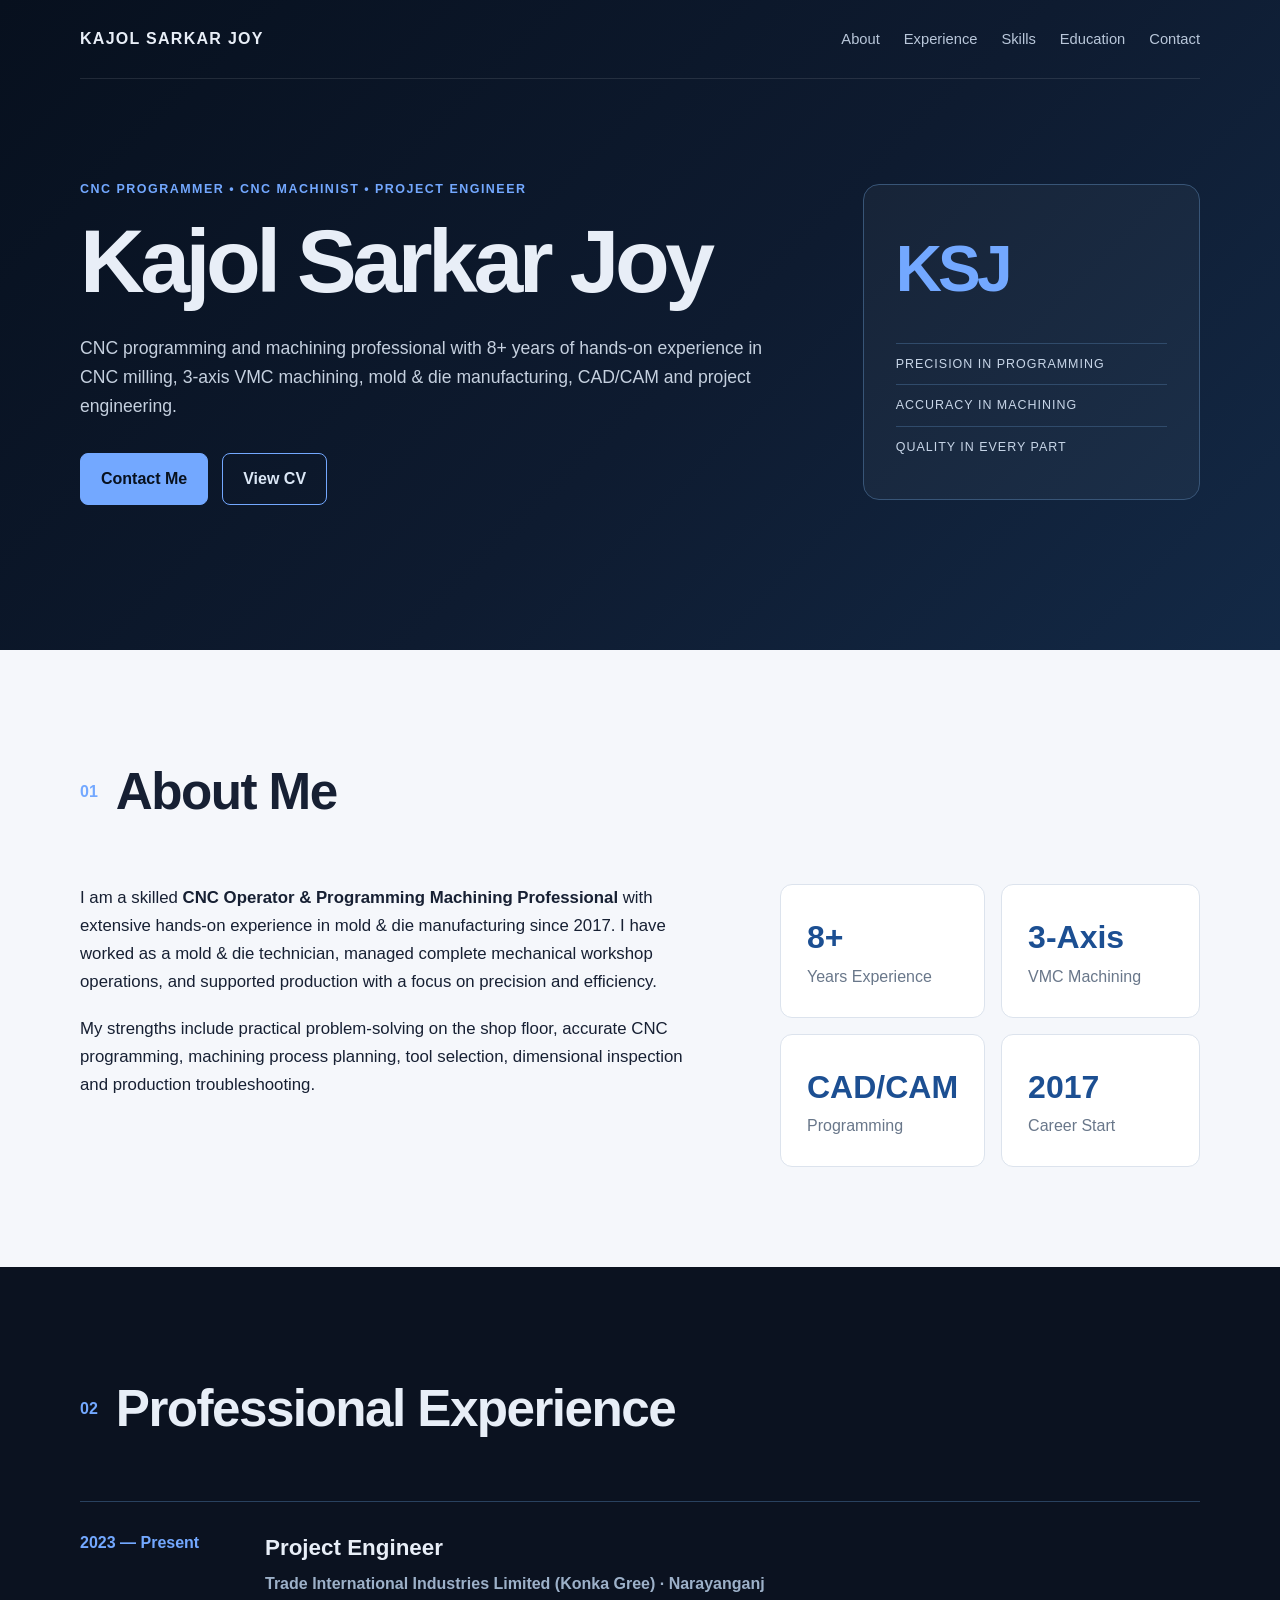
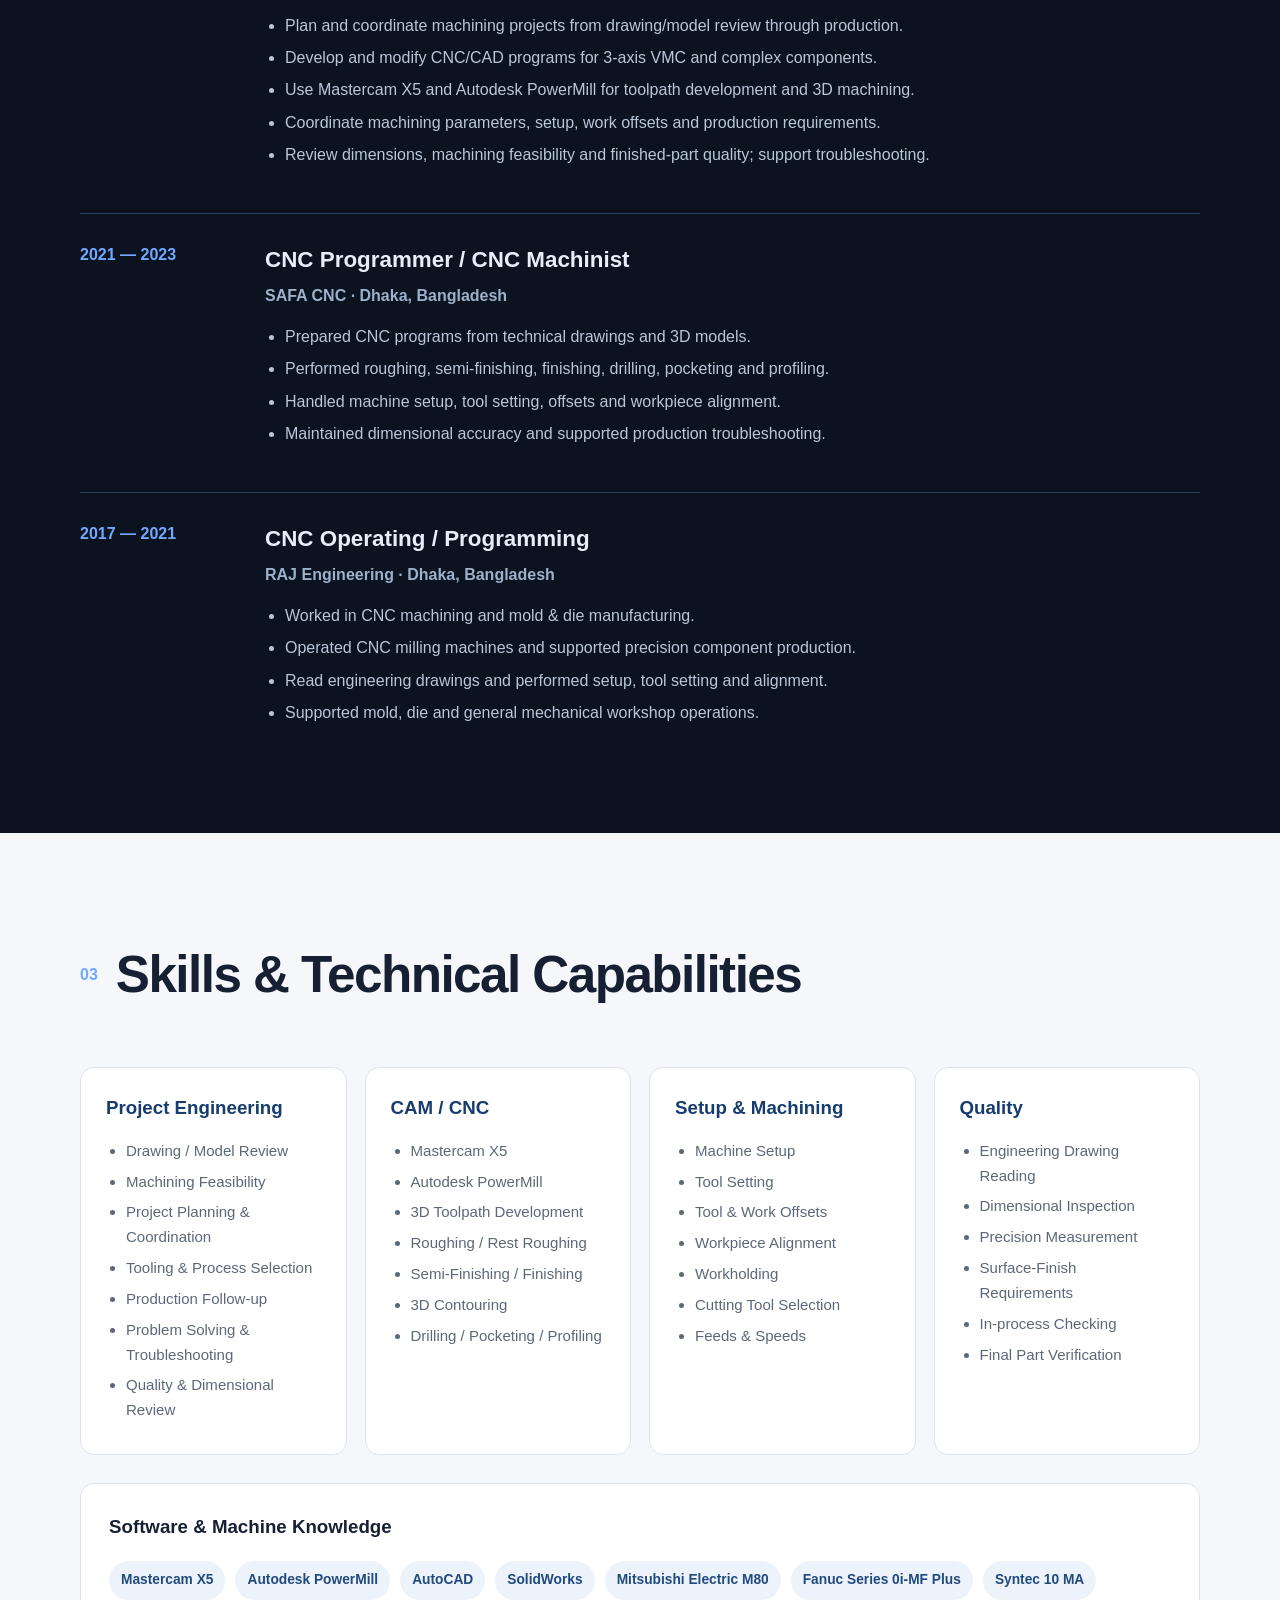
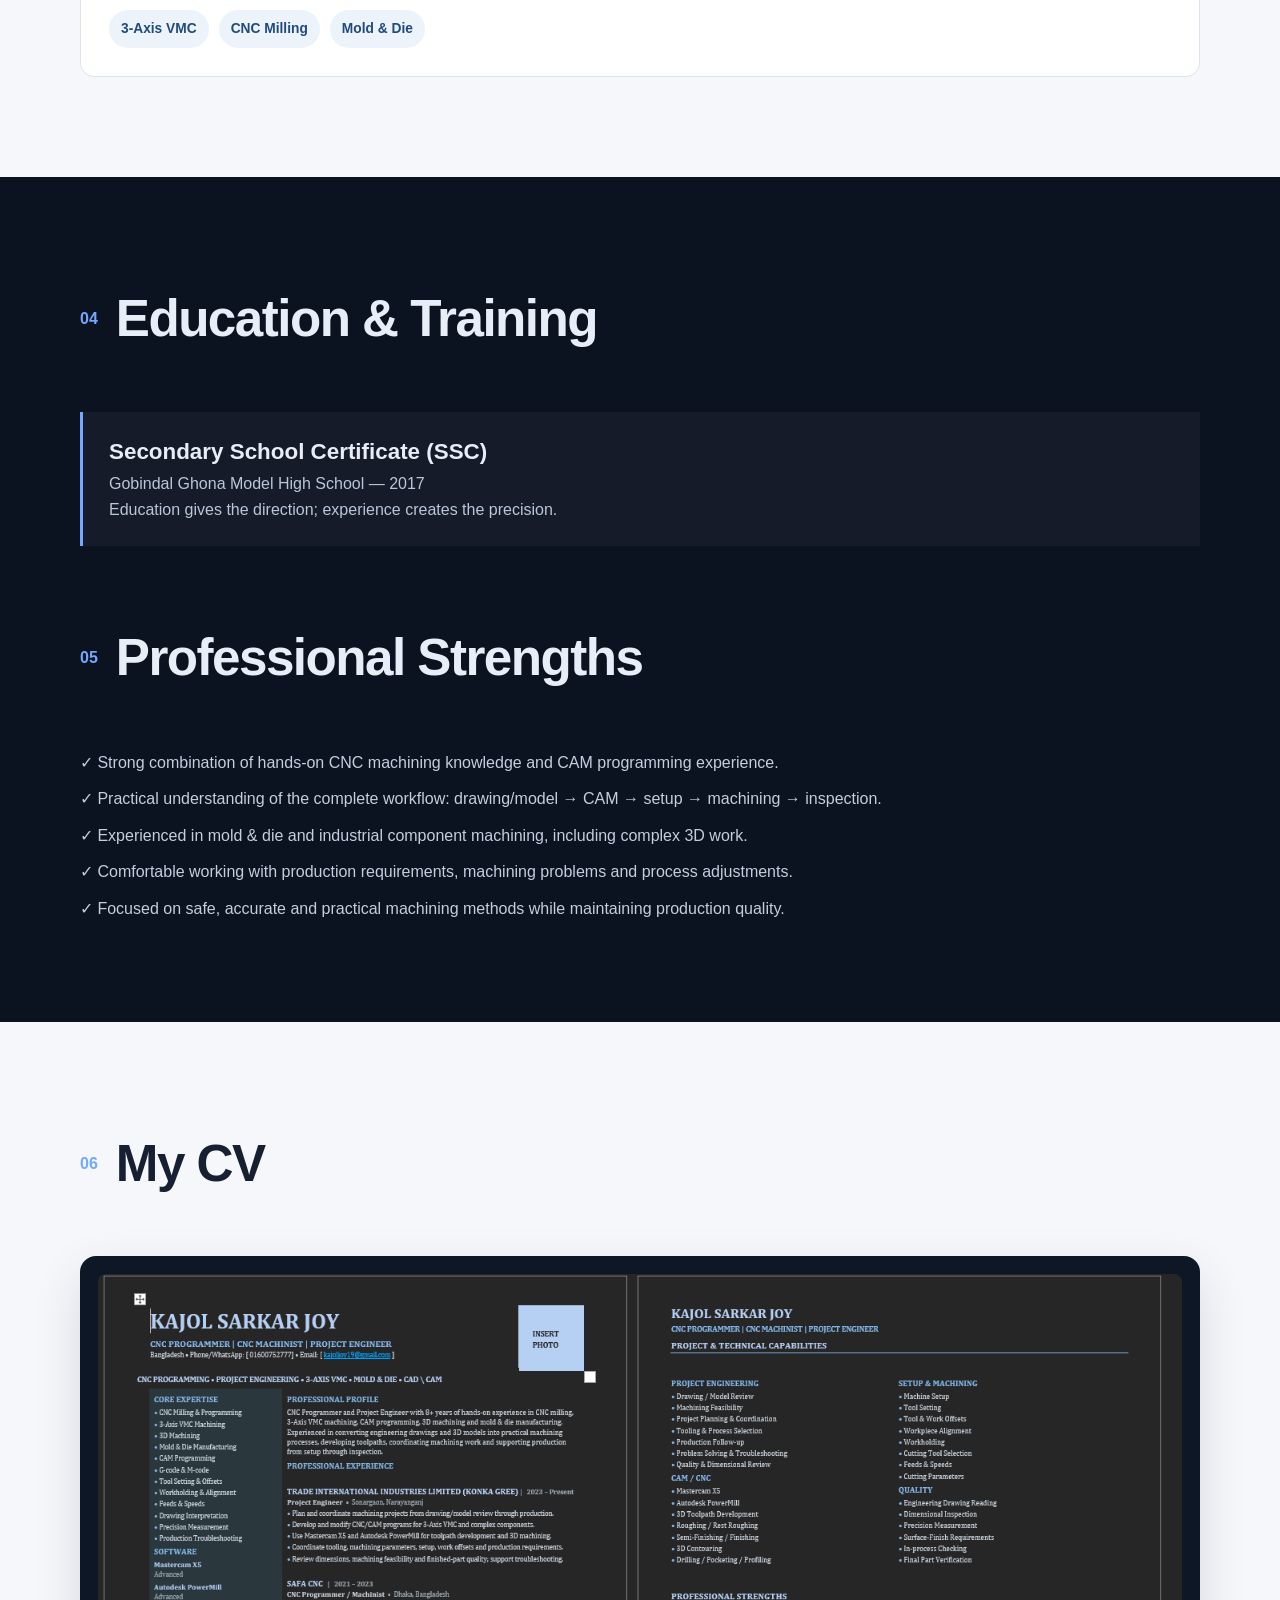
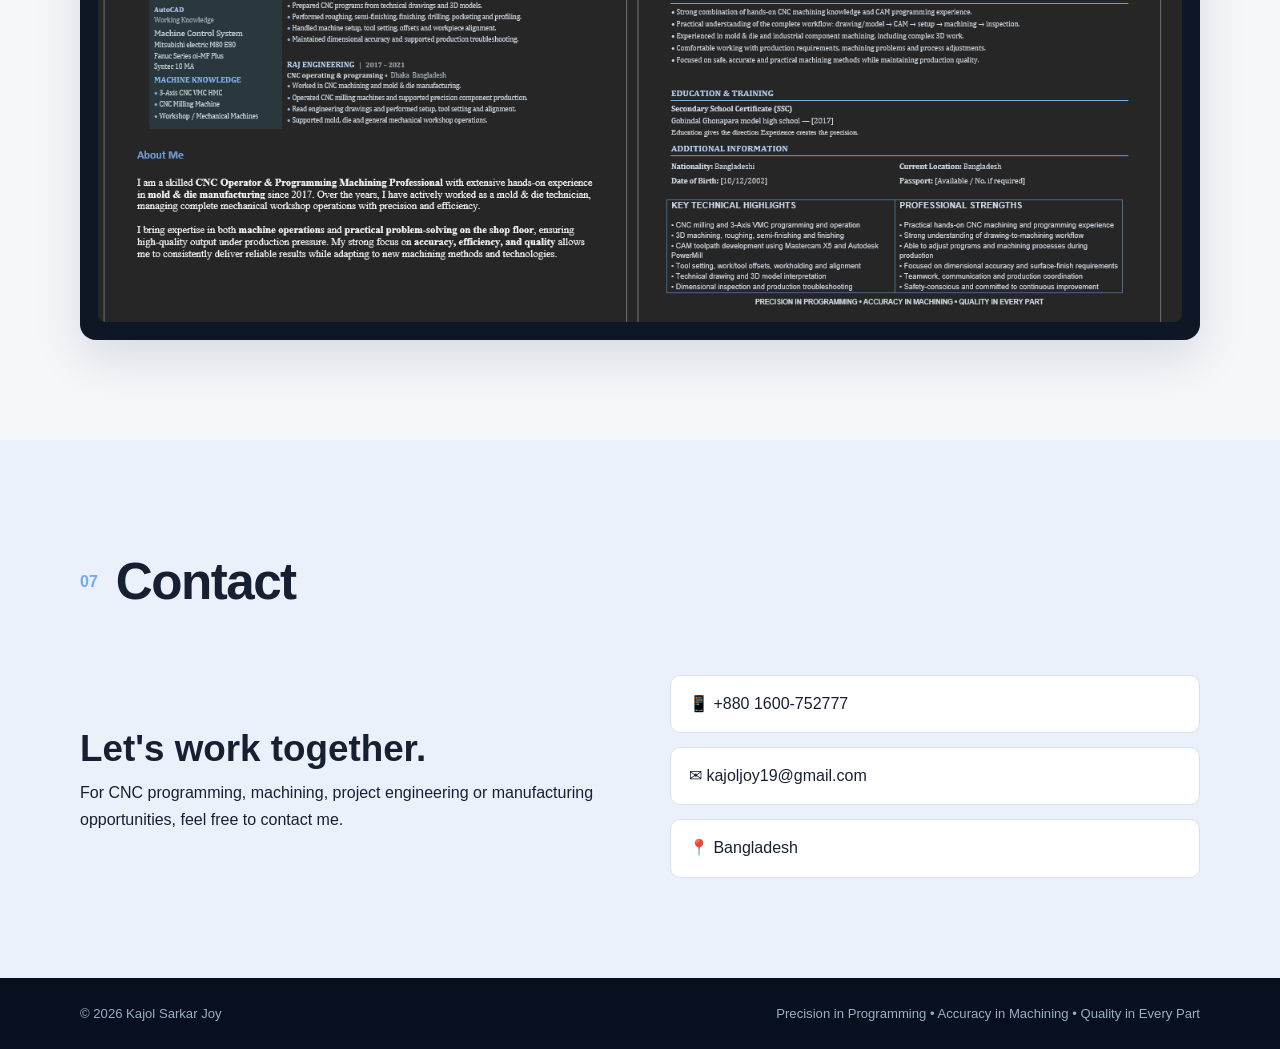
<file: index.html>
<!DOCTYPE html>
<html lang="en">
<head>
  <meta charset="UTF-8">
  <meta name="viewport" content="width=device-width, initial-scale=1.0">

  <title>Kajol Sarkar Joy | CNC Programmer, CNC Machinist & Project Engineer</title>
  <meta name="description" content="Kajol Sarkar Joy is a CNC Programmer, CNC Machinist and Project Engineer with 8+ years of hands-on experience in CNC milling, 3-axis VMC machining, mold & die manufacturing, CAD/CAM and project engineering.">
  <meta name="keywords" content="Kajol Sarkar Joy, CNC Programmer, CNC Machinist, Project Engineer, CNC Milling, 3 Axis VMC, Mastercam X5, Autodesk PowerMill, AutoCAD, Mold and Die, Bangladesh">
  <meta name="author" content="Kajol Sarkar Joy">
  <meta name="robots" content="index, follow, max-image-preview:large">
  <meta name="theme-color" content="#0b1220">

  <!-- Replace this URL with your real website URL after deployment. -->
  <link rel="canonical" href="https://your-domain.com/">

  <meta property="og:type" content="website">
  <meta property="og:title" content="Kajol Sarkar Joy | CNC Programmer & Project Engineer">
  <meta property="og:description" content="Professional portfolio and CV of Kajol Sarkar Joy — CNC programming, machining, CAD/CAM and project engineering.">
  <meta property="og:url" content="https://your-domain.com/">
  <meta property="og:image" content="https://your-domain.com/cv-preview.png">

  <link rel="stylesheet" href="style.css">

  <script type="application/ld+json">
  {
    "@context": "https://schema.org",
    "@type": "Person",
    "name": "Kajol Sarkar Joy",
    "jobTitle": "CNC Programmer, CNC Machinist & Project Engineer",
    "email": "kajoljoy19@gmail.com",
    "telephone": "+8801600752777",
    "nationality": "Bangladeshi",
    "url": "https://your-domain.com/",
    "sameAs": []
  }
  </script>
</head>

<body>
  <header class="hero">
    <nav class="nav container" aria-label="Main navigation">
      <a class="brand" href="#top">KAJOL SARKAR JOY</a>
      <div class="nav-links">
        <a href="#about">About</a>
        <a href="#experience">Experience</a>
        <a href="#skills">Skills</a>
        <a href="#education">Education</a>
        <a href="#contact">Contact</a>
      </div>
    </nav>

    <div class="hero-content container" id="top">
      <div>
        <p class="eyebrow">CNC PROGRAMMER • CNC MACHINIST • PROJECT ENGINEER</p>
        <h1>Kajol Sarkar Joy</h1>
        <p class="hero-text">
          CNC programming and machining professional with 8+ years of hands-on
          experience in CNC milling, 3-axis VMC machining, mold & die manufacturing,
          CAD/CAM and project engineering.
        </p>
        <div class="hero-actions">
          <a class="btn primary" href="#contact">Contact Me</a>
          <a class="btn secondary" href="cv-preview.png" target="_blank" rel="noopener">View CV</a>
        </div>
      </div>
      <div class="hero-card">
        <div class="initials">KSJ</div>
        <p>PRECISION IN PROGRAMMING</p>
        <p>ACCURACY IN MACHINING</p>
        <p>QUALITY IN EVERY PART</p>
      </div>
    </div>
  </header>

  <main>
    <section class="section container" id="about">
      <div class="section-heading">
        <span>01</span>
        <h2>About Me</h2>
      </div>
      <div class="about-grid">
        <div>
          <p>
            I am a skilled <strong>CNC Operator & Programming Machining Professional</strong>
            with extensive hands-on experience in mold & die manufacturing since 2017.
            I have worked as a mold & die technician, managed complete mechanical
            workshop operations, and supported production with a focus on precision
            and efficiency.
          </p>
          <p>
            My strengths include practical problem-solving on the shop floor,
            accurate CNC programming, machining process planning, tool selection,
            dimensional inspection and production troubleshooting.
          </p>
        </div>
        <div class="stats">
          <div><strong>8+</strong><span>Years Experience</span></div>
          <div><strong>3-Axis</strong><span>VMC Machining</span></div>
          <div><strong>CAD/CAM</strong><span>Programming</span></div>
          <div><strong>2017</strong><span>Career Start</span></div>
        </div>
      </div>
    </section>

    <section class="section dark-section" id="experience">
      <div class="container">
        <div class="section-heading">
          <span>02</span>
          <h2>Professional Experience</h2>
        </div>

        <div class="timeline">
          <article class="timeline-item">
            <div class="date">2023 — Present</div>
            <div class="timeline-content">
              <h3>Project Engineer</h3>
              <h4>Trade International Industries Limited (Konka Gree) · Narayanganj</h4>
              <ul>
                <li>Plan and coordinate machining projects from drawing/model review through production.</li>
                <li>Develop and modify CNC/CAD programs for 3-axis VMC and complex components.</li>
                <li>Use Mastercam X5 and Autodesk PowerMill for toolpath development and 3D machining.</li>
                <li>Coordinate machining parameters, setup, work offsets and production requirements.</li>
                <li>Review dimensions, machining feasibility and finished-part quality; support troubleshooting.</li>
              </ul>
            </div>
          </article>

          <article class="timeline-item">
            <div class="date">2021 — 2023</div>
            <div class="timeline-content">
              <h3>CNC Programmer / CNC Machinist</h3>
              <h4>SAFA CNC · Dhaka, Bangladesh</h4>
              <ul>
                <li>Prepared CNC programs from technical drawings and 3D models.</li>
                <li>Performed roughing, semi-finishing, finishing, drilling, pocketing and profiling.</li>
                <li>Handled machine setup, tool setting, offsets and workpiece alignment.</li>
                <li>Maintained dimensional accuracy and supported production troubleshooting.</li>
              </ul>
            </div>
          </article>

          <article class="timeline-item">
            <div class="date">2017 — 2021</div>
            <div class="timeline-content">
              <h3>CNC Operating / Programming</h3>
              <h4>RAJ Engineering · Dhaka, Bangladesh</h4>
              <ul>
                <li>Worked in CNC machining and mold & die manufacturing.</li>
                <li>Operated CNC milling machines and supported precision component production.</li>
                <li>Read engineering drawings and performed setup, tool setting and alignment.</li>
                <li>Supported mold, die and general mechanical workshop operations.</li>
              </ul>
            </div>
          </article>
        </div>
      </div>
    </section>

    <section class="section container" id="skills">
      <div class="section-heading">
        <span>03</span>
        <h2>Skills & Technical Capabilities</h2>
      </div>

      <div class="cards">
        <article class="card">
          <h3>Project Engineering</h3>
          <ul>
            <li>Drawing / Model Review</li>
            <li>Machining Feasibility</li>
            <li>Project Planning & Coordination</li>
            <li>Tooling & Process Selection</li>
            <li>Production Follow-up</li>
            <li>Problem Solving & Troubleshooting</li>
            <li>Quality & Dimensional Review</li>
          </ul>
        </article>

        <article class="card">
          <h3>CAM / CNC</h3>
          <ul>
            <li>Mastercam X5</li>
            <li>Autodesk PowerMill</li>
            <li>3D Toolpath Development</li>
            <li>Roughing / Rest Roughing</li>
            <li>Semi-Finishing / Finishing</li>
            <li>3D Contouring</li>
            <li>Drilling / Pocketing / Profiling</li>
          </ul>
        </article>

        <article class="card">
          <h3>Setup & Machining</h3>
          <ul>
            <li>Machine Setup</li>
            <li>Tool Setting</li>
            <li>Tool & Work Offsets</li>
            <li>Workpiece Alignment</li>
            <li>Workholding</li>
            <li>Cutting Tool Selection</li>
            <li>Feeds & Speeds</li>
          </ul>
        </article>

        <article class="card">
          <h3>Quality</h3>
          <ul>
            <li>Engineering Drawing Reading</li>
            <li>Dimensional Inspection</li>
            <li>Precision Measurement</li>
            <li>Surface-Finish Requirements</li>
            <li>In-process Checking</li>
            <li>Final Part Verification</li>
          </ul>
        </article>
      </div>

      <div class="software">
        <h3>Software & Machine Knowledge</h3>
        <div class="tags">
          <span>Mastercam X5</span><span>Autodesk PowerMill</span><span>AutoCAD</span>
          <span>SolidWorks</span><span>Mitsubishi Electric M80</span>
          <span>Fanuc Series 0i-MF Plus</span><span>Syntec 10 MA</span>
          <span>3-Axis VMC</span><span>CNC Milling</span><span>Mold & Die</span>
        </div>
      </div>
    </section>

    <section class="section dark-section" id="education">
      <div class="container">
        <div class="section-heading">
          <span>04</span>
          <h2>Education & Training</h2>
        </div>
        <div class="education-card">
          <h3>Secondary School Certificate (SSC)</h3>
          <p>Gobindal Ghona Model High School — 2017</p>
          <p>Education gives the direction; experience creates the precision.</p>
        </div>

        <div class="section-heading small-heading">
          <span>05</span>
          <h2>Professional Strengths</h2>
        </div>
        <div class="strengths">
          <p>✓ Strong combination of hands-on CNC machining knowledge and CAM programming experience.</p>
          <p>✓ Practical understanding of the complete workflow: drawing/model → CAM → setup → machining → inspection.</p>
          <p>✓ Experienced in mold & die and industrial component machining, including complex 3D work.</p>
          <p>✓ Comfortable working with production requirements, machining problems and process adjustments.</p>
          <p>✓ Focused on safe, accurate and practical machining methods while maintaining production quality.</p>
        </div>
      </div>
    </section>

    <section class="section container" id="cv">
      <div class="section-heading">
        <span>06</span>
        <h2>My CV</h2>
      </div>
      <div class="cv-preview">
        <img src="cv-preview.png" alt="Kajol Sarkar Joy CV preview" loading="lazy">
      </div>
    </section>

    <section class="section contact-section" id="contact">
      <div class="container">
        <div class="section-heading">
          <span>07</span>
          <h2>Contact</h2>
        </div>
        <div class="contact-grid">
          <div>
            <h3>Let's work together.</h3>
            <p>For CNC programming, machining, project engineering or manufacturing opportunities, feel free to contact me.</p>
          </div>
          <div class="contact-links">
            <a href="tel:+8801600752777">📱 +880 1600-752777</a>
            <a href="mailto:kajoljoy19@gmail.com">✉ kajoljoy19@gmail.com</a>
            <span>📍 Bangladesh</span>
          </div>
        </div>
      </div>
    </section>
  </main>

  <footer>
    <div class="container footer-inner">
      <span>© 2026 Kajol Sarkar Joy</span>
      <span>Precision in Programming • Accuracy in Machining • Quality in Every Part</span>
    </div>
  </footer>
</body>
</html>
</file>
<file: style.css>
*{box-sizing:border-box;margin:0;padding:0}
:root{--bg:#0b1220;--surface:#111b2e;--surface2:#17243a;--text:#e8eef7;--muted:#a9b7ca;--accent:#73a8ff;--line:#29415f;--max:1120px}
html{scroll-behavior:smooth}
body{font-family:Inter,Segoe UI,Arial,sans-serif;background:#f5f7fb;color:#172033;line-height:1.65}
a{color:inherit;text-decoration:none}
.container{width:min(92%,var(--max));margin:auto}
.hero{background:linear-gradient(135deg,#07101e 0%,#0e1b30 55%,#132946 100%);color:var(--text);min-height:650px}
.nav{display:flex;justify-content:space-between;align-items:center;padding:26px 0;border-bottom:1px solid rgba(255,255,255,.1)}
.brand{font-weight:800;letter-spacing:.08em}
.nav-links{display:flex;gap:24px;color:#b9c7da;font-size:.92rem}
.nav-links a:hover{color:#fff}
.hero-content{display:grid;grid-template-columns:1.5fr .7fr;gap:60px;align-items:center;padding:100px 0}
.eyebrow{color:var(--accent);font-size:.78rem;font-weight:800;letter-spacing:.12em;margin-bottom:18px}
h1{font-size:clamp(3rem,7vw,6.2rem);line-height:.98;letter-spacing:-.05em;margin-bottom:28px}
.hero-text{max-width:720px;color:#c5d0df;font-size:1.1rem}
.hero-actions{display:flex;gap:14px;margin-top:32px}
.btn{display:inline-block;padding:12px 20px;border-radius:8px;font-weight:800;border:1px solid var(--accent)}
.btn.primary{background:var(--accent);color:#08111e}
.btn.secondary{color:#dbe7f6}
.hero-card{border:1px solid #385577;background:rgba(255,255,255,.04);padding:32px;border-radius:16px}
.initials{font-size:4rem;font-weight:900;color:var(--accent);letter-spacing:-.06em;margin-bottom:20px}
.hero-card p{font-size:.78rem;letter-spacing:.08em;color:#c8d6e8;border-top:1px solid #304b6b;padding:10px 0}
.section{padding:100px 0}
.dark-section{background:var(--bg);color:var(--text)}
.section-heading{display:flex;align-items:center;gap:18px;margin-bottom:50px}
.section-heading span{color:var(--accent);font-weight:900}
.section-heading h2{font-size:clamp(2rem,4vw,3.2rem);letter-spacing:-.03em}
.about-grid{display:grid;grid-template-columns:1.2fr .8fr;gap:70px}
.about-grid p{font-size:1.05rem;margin-bottom:20px}
.stats{display:grid;grid-template-columns:1fr 1fr;gap:16px}
.stats div{padding:26px;border:1px solid #dce3ed;border-radius:12px;background:#fff}
.stats strong{display:block;font-size:2rem;color:#1c4f92}
.stats span{color:#69778a}
.timeline{display:grid;gap:38px}
.timeline-item{display:grid;grid-template-columns:150px 1fr;gap:35px;border-top:1px solid var(--line);padding-top:28px}
.date{color:var(--accent);font-weight:800}
.timeline-content h3{font-size:1.4rem}
.timeline-content h4{color:#9db1c9;font-weight:600;margin:4px 0 15px}
ul{padding-left:20px}
.timeline-content li,.card li{margin:6px 0;color:#b9c7d8}
.cards{display:grid;grid-template-columns:repeat(4,1fr);gap:18px}
.card{background:#fff;border:1px solid #dce3ed;border-radius:14px;padding:25px}
.card h3{color:#173c70;margin-bottom:15px}
.card li{color:#5c6878;font-size:.94rem}
.software{margin-top:28px;background:#fff;border:1px solid #dce3ed;border-radius:14px;padding:28px}
.software h3{margin-bottom:18px}
.tags{display:flex;flex-wrap:wrap;gap:10px}
.tags span{padding:8px 12px;background:#edf3fb;color:#214a7e;border-radius:999px;font-size:.86rem;font-weight:700}
.education-card{border-left:3px solid var(--accent);padding:22px 26px;background:rgba(255,255,255,.04)}
.education-card h3{font-size:1.4rem}
.education-card p{color:#b9c7d8}
.small-heading{margin-top:70px}
.strengths{display:grid;gap:10px}
.strengths p{color:#c3cfdd}
.cv-preview{background:#0e1726;border-radius:16px;padding:18px;text-align:center;box-shadow:0 18px 50px rgba(11,18,32,.12)}
.cv-preview img{max-width:100%;height:auto;display:block;margin:auto;border-radius:8px}
.contact-section{background:#eaf1fa}
.contact-grid{display:grid;grid-template-columns:1fr 1fr;gap:60px;align-items:center}
.contact-grid h3{font-size:2.3rem}
.contact-links{display:grid;gap:14px}
.contact-links a,.contact-links span{padding:15px 18px;background:#fff;border:1px solid #d9e1ec;border-radius:10px}
footer{background:#07101e;color:#9caec4;padding:25px 0;font-size:.82rem}
.footer-inner{display:flex;justify-content:space-between;gap:20px}
@media(max-width:900px){.nav-links{display:none}.hero-content,.about-grid,.contact-grid{grid-template-columns:1fr}.cards{grid-template-columns:1fr 1fr}.hero-content{padding:75px 0}.hero{min-height:auto}}
@media(max-width:600px){.section{padding:70px 0}.cards{grid-template-columns:1fr}.timeline-item{grid-template-columns:1fr;gap:10px}.footer-inner{flex-direction:column}.hero-actions{flex-wrap:wrap}}
</file>
